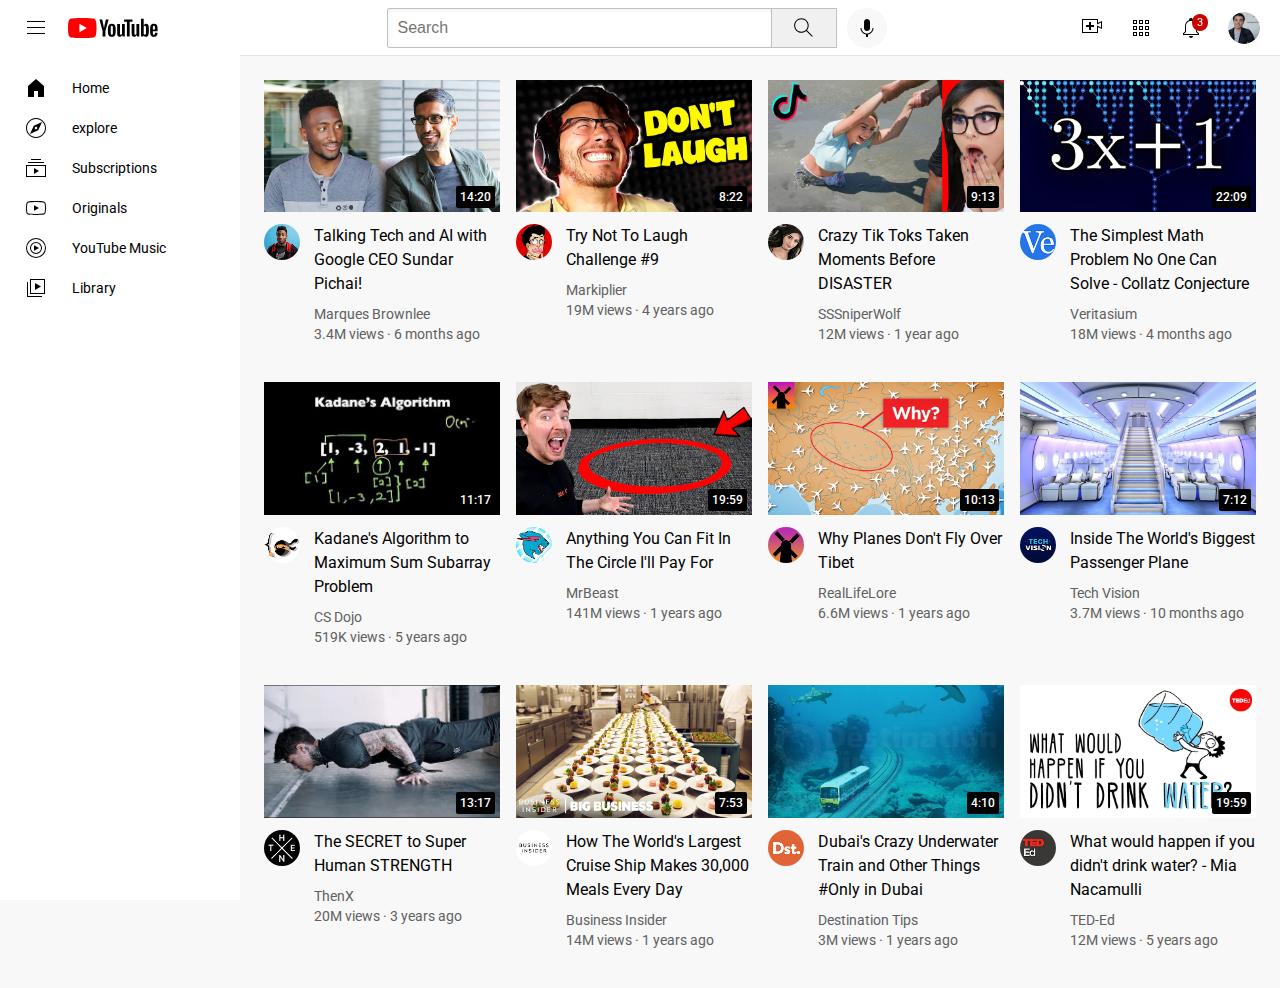
<file: index.html>
<!DOCTYPE html>
<html>
  <head>
    <title>Youtube Exercise</title>

    <link rel="preconnect" href="https://fonts.googleapis.com">
    <link rel="preconnect" href="https://fonts.gstatic.com" crossorigin>
    <link href="https://fonts.googleapis.com/css2?family=Montserrat:ital,wght@0,100..900;1,100..900&family=Roboto:ital,wght@0,100..900;1,100..900&display=swap" rel="stylesheet">

    <link rel="stylesheet" href="youtube styles/video.css">
    <link rel="stylesheet" href="youtube styles/general.css">
    <link rel="stylesheet" href="youtube styles/header.css">
    <link rel="stylesheet" href="youtube styles/sidebar.css">
  </head>
  <body>
    <header class="header">
      <div class="left-section">
        <img class="hamburger-menu" src="youtube header/hamburger-menu.svg">
        <img class="youtube-logo" src="youtube header/youtube-logo.svg">
      </div>
      <div class="middle-section">
        <input class="search-bar" type="text" placeholder="Search">
        <button class="search-button">
          <img class="search-icon" src="youtube header/search.svg">
          <div class="tooltip">Search</div>
        </button>
        <!-- Comment -->
        <button class="voice-search-button">
          <img class="voice-search-icon" src="youtube header/voice-search-icon.svg">
          <div class="tooltip">Search with your voice</div>
        </button>
      </div>
      <div class="right-section">
        <div class="upload-icon-containar">
          <img class="upload-icon" src="youtube header/upload.svg">
          <div class="tooltip">Create</div>
        </div>
        <div class="youtube-apps-icon-container">
          <img class="youtube-apps-icon" src="youtube header/youtube-apps.svg">
          <div class="tooltip">YouTube Apps</div>
        </div>
        <div class="notifications-icon-containar">
          <img class="notifications-icon" src="youtube header/notifications.svg">
          <div class="notifications-count">3</div>
          <div class="tooltip">Notifications</div>
        </div>
        <img class="current-user-picture" src="youtube profiles/my-channel.jpeg">
      </div>
    </header>

    <nav class="sidebar">
      <div class="sidebar-link">
        <img src="youtube sidebar/home.svg">
        <div>Home</div>
      </div>
      <div class="sidebar-link">
        <img src="youtube sidebar/explore.svg">
        <div>explore</div>
      </div>
      <div class="sidebar-link">
        <img src="youtube sidebar/subscriptions.svg">
        <div>Subscriptions</div>
      </div>
      <div class="sidebar-link">
        <img src="youtube sidebar/originals.svg">
        <div>Originals</div>
      </div>
      <div class="sidebar-link">
        <img src="youtube sidebar/youtube-music.svg">
        <div>YouTube Music</div>
      </div>
      <div class="sidebar-link">
        <img src="youtube sidebar/library.svg">
        <div>Library</div>
      </div>
    </nav>

    <main>
      <section class="video-grid">
        <div class="video-preview">
          <div class="thumbnail-row">
            <a class="video-title-link" href="https://www.youtube.com/watch?v=n2RNcPRtAiY">
              <img class="thumbnail" src="youtube thumbnails/thumbnail-1.webp">
            </a>
            <div class="video-time">14:20</div>
          </div>
          <div class="video-info-grid">
            <div class="channel-picture">
              <div class="profile-picture-container">
                <a href="https://www.youtube.com/c/mkbhd">
                  <img class="profile-picture" src="youtube profiles/channel-1.jpeg">
                </a>
                <div class="channel-tooltip">
                  <img class="channel-tooltip-picture" src="youtube profiles/channel-1.jpeg">
                  <div>
                    <div class="channel-tooltip-name">
                      Marques Brownlee
                    </div>
                    <div class="channel-tooltip-stats">
                      15M subscribers
                    </div>
                  </div>
                </div>
              </div>
            </div>
            <div class="video-info">
              <a class="video-title-link" href="https://www.youtube.com/watch?v=n2RNcPRtAiY">
                <p class=" video-title">
                  Talking Tech and AI with Google CEO Sundar Pichai!
                </p>
              </a>
              <p class="video-author">
                Marques Brownlee
              </p>
              <p class="video-stats">
                3.4M views &middot; 6 months ago
              </p>
            </div>
          </div>
        </div>
        
        <div class="video-preview">
          <div class="thumbnail-row">
            <a class="video-title-link" href="https://www.youtube.com/watch?v=mP0RAo9SKZk">
              <img class="thumbnail" src="youtube thumbnails/thumbnail-2.webp">
            </a>
            <div class="video-time">8:22</div>
          </div>
          <div class="video-info-grid">
            <div class="channel-picture">
              <div class="profile-picture-container">
                <a href="https://www.youtube.com/c/markiplier">
                  <img class="profile-picture" src="youtube profiles/channel-2.jpeg">
                </a>
                <div class="channel-tooltip">
                  <img class="channel-tooltip-picture" src="youtube profiles/channel-2.jpeg">
                  <div>
                    <div class="channel-tooltip-name">
                      Markiplier
                    </div>
                    <div class="channel-tooltip-stats">
                      30M subscribers
                    </div>
                  </div>
                </div>
              </div>
            </div>
            <div class="video-info">
              <a class="video-title-link" href="https://www.youtube.com/watch?v=mP0RAo9SKZk">
                <p class=" video-title">
                  Try Not To Laugh Challenge #9
                </p>
              </a>
              <p class="video-author">
                Markiplier
              </p>
              <p class="video-stats">
                19M views &middot; 4 years ago
              </p>
            </div>
          </div>
        </div>

        <div class="video-preview">
          <div class="thumbnail-row">
            <a class="video-title-link" href="https://www.youtube.com/watch?v=FgjPQQeTh1w">
              <img class="thumbnail" src="youtube thumbnails/thumbnail-3.webp">
            </a>
            <div class="video-time">9:13</div>
          </div>
          <div class="video-info-grid">
            <div class="channel-picture">
              <div class="profile-picture-container">
                  <a href="https://www.youtube.com/user/SSSniperWolf">
                    <img class="profile-picture" src="youtube profiles/channel-3.jpeg">
                  </a>
                  <div class="channel-tooltip">
                    <img class="channel-tooltip-picture" src="youtube profiles/channel-3.jpeg">
                    <div>
                      <div class="channel-tooltip-name">
                        SSSniperWolf
                      </div>
                      <div class="channel-tooltip-stats>">
                        31M subscribers
                      </div>
                    </div>
                  </div>
              </div>
            </div>
            <div class="video-info">
              <a class="video-title-link" href="https://www.youtube.com/watch?v=FgjPQQeTh1w">
                <p class=" video-title">
                  Crazy Tik Toks Taken Moments Before DISASTER
                </p>
              </a>
              <p class="video-author">
                SSSniperWolf
              </p>
              <p class="video-stats">
                12M views &middot; 1 year ago
              </p>
            </div>
          </div>
        </div>
        
        <div class="video-preview">
          <div class="thumbnail-row">
            <a class="video-title-link" href="https://www.youtube.com/watch?v=094y1Z2wpJg">
              <img class="thumbnail" src="youtube thumbnails/thumbnail-4.webp">
            </a>
            <div class="video-time">22:09</div>
          </div>
          <div class="video-info-grid">
            <div class="channel-picture">
              <div class="profile-picture-container">
                <a href="https://www.youtube.com/c/veritasium">
                  <img class="profile-picture" src="youtube profiles/channel-4.jpeg">
                </a>
                <div class="channel-tooltip">
                  <img class="channel-tooltip-picture" src="youtube profiles/channel-4.jpeg"> 
                  <div>
                    <div class="channel-tooltip-name">
                      veritasium
                    </div>
                    <div class="channel-tooltip-stats">
                      11.5M subscribers
                    </div>
                  </div>
                </div>
              </div>
            </div>
            <div class="video-info">
              <a class="video-title-link" href="https://www.youtube.com/watch?v=094y1Z2wpJg">
                <p class=" video-title">
                  The Simplest Math Problem No One Can Solve - Collatz Conjecture
                </p>
              </a>
              <p class="video-author">
                Veritasium
              </p>
              <p class="video-stats">
                18M views &middot; 4 months ago
              </p>
            </div>
          </div>
        </div>

        <div class="video-preview">
          <div class="thumbnail-row">
            <a class="video-title-link" href="https://www.youtube.com/watch?v=86CQq3pKSUw">
              <img class="thumbnail" src="youtube thumbnails/thumbnail-5.webp">
            </a>
            <div class="video-time">11:17</div>
          </div>
          <div class="video-info-grid">
            <div class="channel-picture">
              <div class="profile-picture-container">
                <a href="https://www.youtube.com/c/CSDojo">
                  <img class="profile-picture" src="youtube profiles/channel-5.jpeg">
                </a>
                <div class="channel-tooltip">
                  <img class="channel-tooltip-picture" src="youtube profiles/channel-5.jpeg">
                  <div>
                    <div class="channel-tooltip-name">
                      CS Dojo
                    </div>
                    <div class="channel-tooltip-stats">
                      1.79M subscribers
                    </div>
                  </div>
                </div>
              </div>
            </div>
            <div class="video-info">
              <a class="video-title-link" href="https://www.youtube.com/watch?v=86CQq3pKSUw">
                <p class=" video-title">
                  Kadane's Algorithm to Maximum Sum Subarray Problem
                </p>
              </a>
              <p class="video-author">
                CS Dojo
              </p>
              <p class="video-stats">
                519K views &middot; 5 years ago
              </p>
            </div>
          </div>
        </div>
        
        <div class="video-preview">
          <div class="thumbnail-row">
            <a class="video-title-link" href="https://www.youtube.com/watch?v=yXWw0_UfSFg">
              <img class="thumbnail" src="youtube thumbnails/thumbnail-6.webp">
            </a>
            <div class="video-time">19:59</div>
          </div>
          <div class="video-info-grid">
            <div class="channel-picture">
              <div class="profile-picture-container">
                <a href="https://www.youtube.com/channel/UCX6OQ3DkcsbYNE6H8uQQuVA">
                  <img class="profile-picture" src="youtube profiles/channel-6.jpeg">
                </a>
                <div class="channel-tooltip">
                  <img class="channel-tooltip-picture" src="youtube profiles/channel-6.jpeg">
                  <div>
                    <div class="channel-tooltip-name">
                      MrBeast
                    </div>
                    <div class="channel-tooltip-stats">
                      90.6M subscribers
                    </div>
                  </div>
                </div>
              </div>
            </div>
            <div class="video-info">
              <a class="video-title-link" href="https://www.youtube.com/watch?v=yXWw0_UfSFg">
                <p class=" video-title">
                  Anything You Can Fit In The Circle I'll Pay For
                </p>
              </a>
              <p class="video-author">
                MrBeast
              </p>
              <p class="video-stats">
                141M views &middot; 1 years ago
              </p>
            </div>
          </div>
        </div>

        <div class="video-preview">
          <div class="thumbnail-row">
            <a class="video-title-link" href="https://www.youtube.com/watch?v=fNVa1qMbF9Y">
              <img class="thumbnail" src="youtube thumbnails/thumbnail-7.webp">
            </a>
            <div class="video-time">10:13</div>
          </div>
          <div class="video-info-grid">
            <div class="channel-picture">
              <div class="profile-picture-container">
                <a href="https://www.youtube.com/channel/UCP5tjEmvPItGyLhmjdwP7Ww">
                  <img class="profile-picture" src="youtube profiles/channel-7.jpeg">
                </a>
                <div class="channel-tooltip">
                  <img class="channel-tooltip-picture" src="youtube profiles/channel-7.jpeg">
                  <div>
                    <div class="channel-tooltip-name">
                      RealLifeLore
                    </div>
                    <div class="channel-tooltip-stats">
                      7.84M subscribers
                    </div>
                  </div>
                </div>
              </div>
            </div>
            <div class="video-info">
              <a class="video-title-link" href="https://www.youtube.com/watch?v=fNVa1qMbF9Y">
                <p class=" video-title">
                  Why Planes Don't Fly Over Tibet
                </p>
              </a>
              <p class="video-author">
                RealLifeLore
              </p>
              <p class="video-stats">
                6.6M views &middot; 1 years ago
              </p>
            </div>
          </div>
        </div>

        <div class="video-preview">
          <div class="thumbnail-row">
            <a class="video-title-link" href="https://www.youtube.com/watch?v=lFm4EM1juls">
              <img class="thumbnail" src="youtube thumbnails/thumbnail-8.webp">
            </a>
            <div class="video-time">7:12</div>
          </div>
          <div class="video-info-grid">
            <div class="channel-picture">
              <div class="profile-picture-container">
                <a href="https://www.youtube.com/@adin">
                  <img class="profile-picture" src="youtube profiles/channel-8.jpeg">
                </a>
                <div class="channel-tooltip">
                  <img class="channel-tooltip-picture" src="youtube profiles/channel-8.jpeg">
                  <div>
                    <div class="channel-tooltip-name">
                      Tech Vision
                    </div>
                    <div class="channel-tooltip-stats">
                      844k subscribers
                    </div>
                  </div>
                </div>
              </div>
            </div>
            <div class="video-info">
              <a class="video-title-link" href="https://www.youtube.com/watch?v=lFm4EM1juls">
                <p class=" video-title">
                  Inside The World's Biggest Passenger Plane
                </p>
              </a>
              <p class="video-author">
                Tech Vision
              </p>
              <p class="video-stats">
                3.7M views &middot; 10 months ago
              </p>
            </div>
          </div>
        </div>

        <div class="video-preview">
          <div class="thumbnail-row">
            <a class="video-title-link" href="https://www.youtube.com/watch?v=ixmxOlcrlUc">
              <img class="thumbnail" src="youtube thumbnails/thumbnail-9.webp">
            </a>
            <div class="video-time">13:17</div>
          </div>
          <div class="video-info-grid">
            <div class="channel-picture">
              <div class="profile-picture-container">
                <a href="https://www.youtube.com/@OFFICIALTHENXSTUDIOS">
                  <img class="profile-picture" src="youtube profiles/channel-9.jpeg">
                </a>
                <div class="channel-tooltip">
                  <img class="channel-tooltip-picture" src="youtube profiles/channel-9.jpeg">
                  <div>
                    <div class="channel-tooltip-name">
                      ThenX
                    </div>
                    <div class="channel-tooltip-stats">
                      7.84M subscribers
                    </div>
                  </div>
                </div>
              </div>
            </div>
            <div class="video-info">
              <a class="video-title-link" href="https://www.youtube.com/watch?v=ixmxOlcrlUc">
                <p class=" video-title">
                  The SECRET to Super Human STRENGTH
                </p>
              </a>
              <p class="video-author">
                ThenX
              </p>
              <p class="video-stats">
                20M views &middot; 3 years ago
              </p>
            </div>
          </div>
        </div>

        <div class="video-preview">
          <div class="thumbnail-row">
            <a class="video-title-link" href="https://www.youtube.com/watch?v=R2vXbFp5C9o">
              <img class="thumbnail" src="youtube thumbnails/thumbnail-10.webp">
            </a>
            <div class="video-time">7:53</div>
          </div>
          <div class="video-info-grid">
            <div class="channel-picture">
              <div class="profile-picture-container">
                <a href="https://www.youtube.com/@BusinessInsider">
                  <img class="profile-picture" src="youtube profiles/channel-10.jpeg">
                </a>
                <div class="channel-tooltip">
                  <img class="channel-tooltip-picture" src="youtube profiles/channel-10.jpeg">
                  <div>
                    <div class="channel-tooltip-name">
                      Business Insider
                    </div>
                    <div class="channel-tooltip-stats">
                      10.1M subscribers
                    </div>
                  </div>
                </div>
              </div>
            </div>
            <div class="video-info">
              <a class="video-title-link" href="https://www.youtube.com/watch?v=R2vXbFp5C9o">
                <p class=" video-title">
                  How The World's Largest Cruise Ship Makes 30,000 Meals Every Day
                </p>
              </a>
              <p class="video-author">
                Business Insider
              </p>
              <p class="video-stats">
                14M views &middot; 1 years ago
              </p>
            </div>
          </div>
        </div>

        <div class="video-preview">
          <div class="thumbnail-row">
            <a class="video-title-link" href="https://www.youtube.com/watch?v=0nZuYyXET3s">
              <img class="thumbnail" src="youtube thumbnails/thumbnail-11.webp">
            </a>
            <div class="video-time">4:10</div>
          </div>
          <div class="video-info-grid">
            <div class="channel-picture">
              <div class="profile-picture-container">
                <a href="https://www.youtube.com/@Destinationtips">
                  <img class="profile-picture" src="youtube profiles/channel-11.jpeg">
                </a>
                <div class="channel-tooltip">
                  <img class="channel-tooltip-picture" src="youtube profiles/channel-11.jpeg">
                  <div>
                    <div class="channel-tooltip-name">
                      Destination Tips
                    </div>
                    <div class="channel-tooltip-stats">
                      282k subscribers
                    </div>
                  </div>
                </div>
              </div>
            </div>
            <div class="video-info">
              <a class="video-title-link" href="https://www.youtube.com/watch?v=0nZuYyXET3s">
                <p class=" video-title">
                   Dubai's Crazy Underwater Train and Other Things #Only in Dubai
                </p>
              </a>
              <p class="video-author">
                Destination Tips
              </p>
              <p class="video-stats">
                3M views &middot; 1 years ago
              </p>
            </div>
          </div>
        </div>

        <div class="video-preview">
          <div class="thumbnail-row">
            <a class="video-title-link" href="https://www.youtube.com/watch?v=9iMGFqMmUFs">
              <img class="thumbnail" src="youtube thumbnails/thumbnail-12.webp">
            </a>
            <div class="video-time">19:59</div>
          </div>
          <div class="video-info-grid">
            <div class="channel-picture">
              <div class="profile-picture-container">
                <a href="https://www.youtube.com/@TEDEd">
                  <img class="profile-picture" src="youtube profiles/channel-12.jpeg">
                </a>
                <div class="channel-tooltip">
                  <img class="channel-tooltip-picture" src="youtube profiles/channel-12.jpeg">
                  <div>
                    <div class="channel-tooltip-name">
                      TED-Ed
                    </div>
                    <div class="channel-tooltip-stats">
                      21.7M subscribers
                    </div>
                  </div>
                </div>
              </div>
            </div>
            <div class="video-info">
              <a class="video-title-link" href="https://www.youtube.com/watch?v=9iMGFqMmUFs">
                <p class=" video-title">
                  What would happen if you didn't drink water? - Mia Nacamulli
              <p class="video-author">
                TED-Ed
              </p>
              <p class="video-stats">
                12M views &middot; 5 years ago
              </p>
            </div>
          </div>
        </div>
      </section>
    </main>
  </body>

</html>
</file>
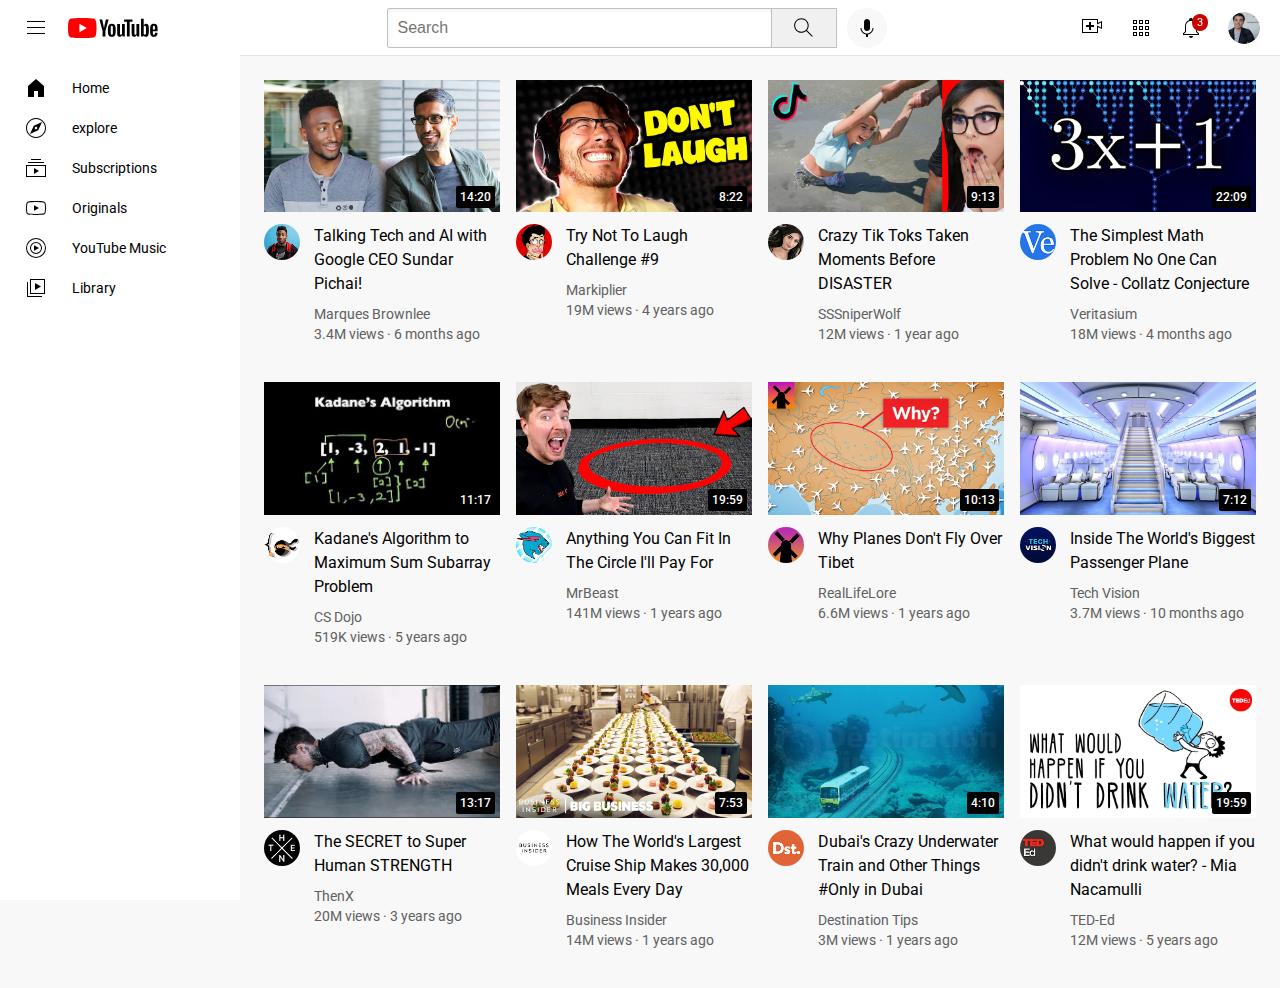
<file: youtube.html>
<!DOCTYPE html>
<html>
  <head>
    <title>Youtube Exercise</title>

    <link rel="preconnect" href="https://fonts.googleapis.com">
    <link rel="preconnect" href="https://fonts.gstatic.com" crossorigin>
    <link href="https://fonts.googleapis.com/css2?family=Montserrat:ital,wght@0,100..900;1,100..900&family=Roboto:ital,wght@0,100..900;1,100..900&display=swap" rel="stylesheet">

    <link rel="stylesheet" href="youtube styles/video.css">
    <link rel="stylesheet" href="youtube styles/general.css">
    <link rel="stylesheet" href="youtube styles/header.css">
    <link rel="stylesheet" href="youtube styles/sidebar.css">
  </head>
  <body>
    <header class="header">
      <div class="left-section">
        <img class="hamburger-menu" src="youtube header/hamburger-menu.svg">
        <img class="youtube-logo" src="youtube header/youtube-logo.svg">
      </div>
      <div class="middle-section">
        <input class="search-bar" type="text" placeholder="Search">
        <button class="search-button">
          <img class="search-icon" src="youtube header/search.svg">
          <div class="tooltip">Search</div>
        </button>
        <!-- Comment -->
        <button class="voice-search-button">
          <img class="voice-search-icon" src="youtube header/voice-search-icon.svg">
          <div class="tooltip">Search with your voice</div>
        </button>
      </div>
      <div class="right-section">
        <div class="upload-icon-containar">
          <img class="upload-icon" src="youtube header/upload.svg">
          <div class="tooltip">Create</div>
        </div>
        <div class="youtube-apps-icon-container">
          <img class="youtube-apps-icon" src="youtube header/youtube-apps.svg">
          <div class="tooltip">YouTube Apps</div>
        </div>
        <div class="notifications-icon-containar">
          <img class="notifications-icon" src="youtube header/notifications.svg">
          <div class="notifications-count">3</div>
          <div class="tooltip">Notifications</div>
        </div>
        <img class="current-user-picture" src="youtube profiles/my-channel.jpeg">
      </div>
    </header>

    <nav class="sidebar">
      <div class="sidebar-link">
        <img src="youtube sidebar/home.svg">
        <div>Home</div>
      </div>
      <div class="sidebar-link">
        <img src="youtube sidebar/explore.svg">
        <div>explore</div>
      </div>
      <div class="sidebar-link">
        <img src="youtube sidebar/subscriptions.svg">
        <div>Subscriptions</div>
      </div>
      <div class="sidebar-link">
        <img src="youtube sidebar/originals.svg">
        <div>Originals</div>
      </div>
      <div class="sidebar-link">
        <img src="youtube sidebar/youtube-music.svg">
        <div>YouTube Music</div>
      </div>
      <div class="sidebar-link">
        <img src="youtube sidebar/library.svg">
        <div>Library</div>
      </div>
    </nav>

    <main>
      <section class="video-grid">
        <div class="video-preview">
          <div class="thumbnail-row">
            <a class="video-title-link" href="https://www.youtube.com/watch?v=n2RNcPRtAiY">
              <img class="thumbnail" src="youtube thumbnails/thumbnail-1.webp">
            </a>
            <div class="video-time">14:20</div>
          </div>
          <div class="video-info-grid">
            <div class="channel-picture">
              <div class="profile-picture-container">
                <a href="https://www.youtube.com/c/mkbhd">
                  <img class="profile-picture" src="youtube profiles/channel-1.jpeg">
                </a>
                <div class="channel-tooltip">
                  <img class="channel-tooltip-picture" src="youtube profiles/channel-1.jpeg">
                  <div>
                    <div class="channel-tooltip-name">
                      Marques Brownlee
                    </div>
                    <div class="channel-tooltip-stats">
                      15M subscribers
                    </div>
                  </div>
                </div>
              </div>
            </div>
            <div class="video-info">
              <a class="video-title-link" href="https://www.youtube.com/watch?v=n2RNcPRtAiY">
                <p class=" video-title">
                  Talking Tech and AI with Google CEO Sundar Pichai!
                </p>
              </a>
              <p class="video-author">
                Marques Brownlee
              </p>
              <p class="video-stats">
                3.4M views &middot; 6 months ago
              </p>
            </div>
          </div>
        </div>
        
        <div class="video-preview">
          <div class="thumbnail-row">
            <a class="video-title-link" href="https://www.youtube.com/watch?v=mP0RAo9SKZk">
              <img class="thumbnail" src="youtube thumbnails/thumbnail-2.webp">
            </a>
            <div class="video-time">8:22</div>
          </div>
          <div class="video-info-grid">
            <div class="channel-picture">
              <div class="profile-picture-container">
                <a href="https://www.youtube.com/c/markiplier">
                  <img class="profile-picture" src="youtube profiles/channel-2.jpeg">
                </a>
                <div class="channel-tooltip">
                  <img class="channel-tooltip-picture" src="youtube profiles/channel-2.jpeg">
                  <div>
                    <div class="channel-tooltip-name">
                      Markiplier
                    </div>
                    <div class="channel-tooltip-stats">
                      30M subscribers
                    </div>
                  </div>
                </div>
              </div>
            </div>
            <div class="video-info">
              <a class="video-title-link" href="https://www.youtube.com/watch?v=mP0RAo9SKZk">
                <p class=" video-title">
                  Try Not To Laugh Challenge #9
                </p>
              </a>
              <p class="video-author">
                Markiplier
              </p>
              <p class="video-stats">
                19M views &middot; 4 years ago
              </p>
            </div>
          </div>
        </div>

        <div class="video-preview">
          <div class="thumbnail-row">
            <a class="video-title-link" href="https://www.youtube.com/watch?v=FgjPQQeTh1w">
              <img class="thumbnail" src="youtube thumbnails/thumbnail-3.webp">
            </a>
            <div class="video-time">9:13</div>
          </div>
          <div class="video-info-grid">
            <div class="channel-picture">
              <div class="profile-picture-container">
                  <a href="https://www.youtube.com/user/SSSniperWolf">
                    <img class="profile-picture" src="youtube profiles/channel-3.jpeg">
                  </a>
                  <div class="channel-tooltip">
                    <img class="channel-tooltip-picture" src="youtube profiles/channel-3.jpeg">
                    <div>
                      <div class="channel-tooltip-name">
                        SSSniperWolf
                      </div>
                      <div class="channel-tooltip-stats>">
                        31M subscribers
                      </div>
                    </div>
                  </div>
              </div>
            </div>
            <div class="video-info">
              <a class="video-title-link" href="https://www.youtube.com/watch?v=FgjPQQeTh1w">
                <p class=" video-title">
                  Crazy Tik Toks Taken Moments Before DISASTER
                </p>
              </a>
              <p class="video-author">
                SSSniperWolf
              </p>
              <p class="video-stats">
                12M views &middot; 1 year ago
              </p>
            </div>
          </div>
        </div>
        
        <div class="video-preview">
          <div class="thumbnail-row">
            <a class="video-title-link" href="https://www.youtube.com/watch?v=094y1Z2wpJg">
              <img class="thumbnail" src="youtube thumbnails/thumbnail-4.webp">
            </a>
            <div class="video-time">22:09</div>
          </div>
          <div class="video-info-grid">
            <div class="channel-picture">
              <div class="profile-picture-container">
                <a href="https://www.youtube.com/c/veritasium">
                  <img class="profile-picture" src="youtube profiles/channel-4.jpeg">
                </a>
                <div class="channel-tooltip">
                  <img class="channel-tooltip-picture" src="youtube profiles/channel-4.jpeg"> 
                  <div>
                    <div class="channel-tooltip-name">
                      veritasium
                    </div>
                    <div class="channel-tooltip-stats">
                      11.5M subscribers
                    </div>
                  </div>
                </div>
              </div>
            </div>
            <div class="video-info">
              <a class="video-title-link" href="https://www.youtube.com/watch?v=094y1Z2wpJg">
                <p class=" video-title">
                  The Simplest Math Problem No One Can Solve - Collatz Conjecture
                </p>
              </a>
              <p class="video-author">
                Veritasium
              </p>
              <p class="video-stats">
                18M views &middot; 4 months ago
              </p>
            </div>
          </div>
        </div>

        <div class="video-preview">
          <div class="thumbnail-row">
            <a class="video-title-link" href="https://www.youtube.com/watch?v=86CQq3pKSUw">
              <img class="thumbnail" src="youtube thumbnails/thumbnail-5.webp">
            </a>
            <div class="video-time">11:17</div>
          </div>
          <div class="video-info-grid">
            <div class="channel-picture">
              <div class="profile-picture-container">
                <a href="https://www.youtube.com/c/CSDojo">
                  <img class="profile-picture" src="youtube profiles/channel-5.jpeg">
                </a>
                <div class="channel-tooltip">
                  <img class="channel-tooltip-picture" src="youtube profiles/channel-5.jpeg">
                  <div>
                    <div class="channel-tooltip-name">
                      CS Dojo
                    </div>
                    <div class="channel-tooltip-stats">
                      1.79M subscribers
                    </div>
                  </div>
                </div>
              </div>
            </div>
            <div class="video-info">
              <a class="video-title-link" href="https://www.youtube.com/watch?v=86CQq3pKSUw">
                <p class=" video-title">
                  Kadane's Algorithm to Maximum Sum Subarray Problem
                </p>
              </a>
              <p class="video-author">
                CS Dojo
              </p>
              <p class="video-stats">
                519K views &middot; 5 years ago
              </p>
            </div>
          </div>
        </div>
        
        <div class="video-preview">
          <div class="thumbnail-row">
            <a class="video-title-link" href="https://www.youtube.com/watch?v=yXWw0_UfSFg">
              <img class="thumbnail" src="youtube thumbnails/thumbnail-6.webp">
            </a>
            <div class="video-time">19:59</div>
          </div>
          <div class="video-info-grid">
            <div class="channel-picture">
              <div class="profile-picture-container">
                <a href="https://www.youtube.com/channel/UCX6OQ3DkcsbYNE6H8uQQuVA">
                  <img class="profile-picture" src="youtube profiles/channel-6.jpeg">
                </a>
                <div class="channel-tooltip">
                  <img class="channel-tooltip-picture" src="youtube profiles/channel-6.jpeg">
                  <div>
                    <div class="channel-tooltip-name">
                      MrBeast
                    </div>
                    <div class="channel-tooltip-stats">
                      90.6M subscribers
                    </div>
                  </div>
                </div>
              </div>
            </div>
            <div class="video-info">
              <a class="video-title-link" href="https://www.youtube.com/watch?v=yXWw0_UfSFg">
                <p class=" video-title">
                  Anything You Can Fit In The Circle I'll Pay For
                </p>
              </a>
              <p class="video-author">
                MrBeast
              </p>
              <p class="video-stats">
                141M views &middot; 1 years ago
              </p>
            </div>
          </div>
        </div>

        <div class="video-preview">
          <div class="thumbnail-row">
            <a class="video-title-link" href="https://www.youtube.com/watch?v=fNVa1qMbF9Y">
              <img class="thumbnail" src="youtube thumbnails/thumbnail-7.webp">
            </a>
            <div class="video-time">10:13</div>
          </div>
          <div class="video-info-grid">
            <div class="channel-picture">
              <div class="profile-picture-container">
                <a href="https://www.youtube.com/channel/UCP5tjEmvPItGyLhmjdwP7Ww">
                  <img class="profile-picture" src="youtube profiles/channel-7.jpeg">
                </a>
                <div class="channel-tooltip">
                  <img class="channel-tooltip-picture" src="youtube profiles/channel-7.jpeg">
                  <div>
                    <div class="channel-tooltip-name">
                      RealLifeLore
                    </div>
                    <div class="channel-tooltip-stats">
                      7.84M subscribers
                    </div>
                  </div>
                </div>
              </div>
            </div>
            <div class="video-info">
              <a class="video-title-link" href="https://www.youtube.com/watch?v=fNVa1qMbF9Y">
                <p class=" video-title">
                  Why Planes Don't Fly Over Tibet
                </p>
              </a>
              <p class="video-author">
                RealLifeLore
              </p>
              <p class="video-stats">
                6.6M views &middot; 1 years ago
              </p>
            </div>
          </div>
        </div>

        <div class="video-preview">
          <div class="thumbnail-row">
            <a class="video-title-link" href="https://www.youtube.com/watch?v=lFm4EM1juls">
              <img class="thumbnail" src="youtube thumbnails/thumbnail-8.webp">
            </a>
            <div class="video-time">7:12</div>
          </div>
          <div class="video-info-grid">
            <div class="channel-picture">
              <div class="profile-picture-container">
                <a href="https://www.youtube.com/@adin">
                  <img class="profile-picture" src="youtube profiles/channel-8.jpeg">
                </a>
                <div class="channel-tooltip">
                  <img class="channel-tooltip-picture" src="youtube profiles/channel-8.jpeg">
                  <div>
                    <div class="channel-tooltip-name">
                      Tech Vision
                    </div>
                    <div class="channel-tooltip-stats">
                      844k subscribers
                    </div>
                  </div>
                </div>
              </div>
            </div>
            <div class="video-info">
              <a class="video-title-link" href="https://www.youtube.com/watch?v=lFm4EM1juls">
                <p class=" video-title">
                  Inside The World's Biggest Passenger Plane
                </p>
              </a>
              <p class="video-author">
                Tech Vision
              </p>
              <p class="video-stats">
                3.7M views &middot; 10 months ago
              </p>
            </div>
          </div>
        </div>

        <div class="video-preview">
          <div class="thumbnail-row">
            <a class="video-title-link" href="https://www.youtube.com/watch?v=ixmxOlcrlUc">
              <img class="thumbnail" src="youtube thumbnails/thumbnail-9.webp">
            </a>
            <div class="video-time">13:17</div>
          </div>
          <div class="video-info-grid">
            <div class="channel-picture">
              <div class="profile-picture-container">
                <a href="https://www.youtube.com/@OFFICIALTHENXSTUDIOS">
                  <img class="profile-picture" src="youtube profiles/channel-9.jpeg">
                </a>
                <div class="channel-tooltip">
                  <img class="channel-tooltip-picture" src="youtube profiles/channel-9.jpeg">
                  <div>
                    <div class="channel-tooltip-name">
                      ThenX
                    </div>
                    <div class="channel-tooltip-stats">
                      7.84M subscribers
                    </div>
                  </div>
                </div>
              </div>
            </div>
            <div class="video-info">
              <a class="video-title-link" href="https://www.youtube.com/watch?v=ixmxOlcrlUc">
                <p class=" video-title">
                  The SECRET to Super Human STRENGTH
                </p>
              </a>
              <p class="video-author">
                ThenX
              </p>
              <p class="video-stats">
                20M views &middot; 3 years ago
              </p>
            </div>
          </div>
        </div>

        <div class="video-preview">
          <div class="thumbnail-row">
            <a class="video-title-link" href="https://www.youtube.com/watch?v=R2vXbFp5C9o">
              <img class="thumbnail" src="youtube thumbnails/thumbnail-10.webp">
            </a>
            <div class="video-time">7:53</div>
          </div>
          <div class="video-info-grid">
            <div class="channel-picture">
              <div class="profile-picture-container">
                <a href="https://www.youtube.com/@BusinessInsider">
                  <img class="profile-picture" src="youtube profiles/channel-10.jpeg">
                </a>
                <div class="channel-tooltip">
                  <img class="channel-tooltip-picture" src="youtube profiles/channel-10.jpeg">
                  <div>
                    <div class="channel-tooltip-name">
                      Business Insider
                    </div>
                    <div class="channel-tooltip-stats">
                      10.1M subscribers
                    </div>
                  </div>
                </div>
              </div>
            </div>
            <div class="video-info">
              <a class="video-title-link" href="https://www.youtube.com/watch?v=R2vXbFp5C9o">
                <p class=" video-title">
                  How The World's Largest Cruise Ship Makes 30,000 Meals Every Day
                </p>
              </a>
              <p class="video-author">
                Business Insider
              </p>
              <p class="video-stats">
                14M views &middot; 1 years ago
              </p>
            </div>
          </div>
        </div>

        <div class="video-preview">
          <div class="thumbnail-row">
            <a class="video-title-link" href="https://www.youtube.com/watch?v=0nZuYyXET3s">
              <img class="thumbnail" src="youtube thumbnails/thumbnail-11.webp">
            </a>
            <div class="video-time">4:10</div>
          </div>
          <div class="video-info-grid">
            <div class="channel-picture">
              <div class="profile-picture-container">
                <a href="https://www.youtube.com/@Destinationtips">
                  <img class="profile-picture" src="youtube profiles/channel-11.jpeg">
                </a>
                <div class="channel-tooltip">
                  <img class="channel-tooltip-picture" src="youtube profiles/channel-11.jpeg">
                  <div>
                    <div class="channel-tooltip-name">
                      Destination Tips
                    </div>
                    <div class="channel-tooltip-stats">
                      282k subscribers
                    </div>
                  </div>
                </div>
              </div>
            </div>
            <div class="video-info">
              <a class="video-title-link" href="https://www.youtube.com/watch?v=0nZuYyXET3s">
                <p class=" video-title">
                   Dubai's Crazy Underwater Train and Other Things #Only in Dubai
                </p>
              </a>
              <p class="video-author">
                Destination Tips
              </p>
              <p class="video-stats">
                3M views &middot; 1 years ago
              </p>
            </div>
          </div>
        </div>

        <div class="video-preview">
          <div class="thumbnail-row">
            <a class="video-title-link" href="https://www.youtube.com/watch?v=9iMGFqMmUFs">
              <img class="thumbnail" src="youtube thumbnails/thumbnail-12.webp">
            </a>
            <div class="video-time">19:59</div>
          </div>
          <div class="video-info-grid">
            <div class="channel-picture">
              <div class="profile-picture-container">
                <a href="https://www.youtube.com/@TEDEd">
                  <img class="profile-picture" src="youtube profiles/channel-12.jpeg">
                </a>
                <div class="channel-tooltip">
                  <img class="channel-tooltip-picture" src="youtube profiles/channel-12.jpeg">
                  <div>
                    <div class="channel-tooltip-name">
                      TED-Ed
                    </div>
                    <div class="channel-tooltip-stats">
                      21.7M subscribers
                    </div>
                  </div>
                </div>
              </div>
            </div>
            <div class="video-info">
              <a class="video-title-link" href="https://www.youtube.com/watch?v=9iMGFqMmUFs">
                <p class=" video-title">
                  What would happen if you didn't drink water? - Mia Nacamulli
              <p class="video-author">
                TED-Ed
              </p>
              <p class="video-stats">
                12M views &middot; 5 years ago
              </p>
            </div>
          </div>
        </div>
      </section>
    </main>
  </body>
</html>
</file>
<file: youtube styles/video.css>
.thumbnail{
  width: 100%;
}

.video-title-link{
  color: black;
  text-decoration: none;
}

.video-title{
  margin-top: 0px;
  font-size: 14px;
  font-weight: 500px;
  line-height: 20px;
  margin-bottom: 10px;
}

@media (min-width: 1000px) {
  .video-title{
    font-size: 16px;
    line-height: 24px;
  }
}

.video-info-grid{
  display: grid;
  grid-template-columns: 50px 1fr;
}

.profile-picture{
  width: 36px;
  border-radius: 50px;
}

.thumbnail-row{
  margin-bottom: 8px;
  position: relative;
}

.video-author{
  font-size: 12px;
  color: rgb(96, 96, 96);
  margin-bottom: 4px;
}

.video-stats{
  font-size: 12px;
  color: rgb(96, 96, 96);
}

@media (min-width: 1000px) {
  .video-author,
  .video-stats{
    font-size: 14px;
  }
}

.video-grid{
  display: grid;
  grid-template-columns: 1fr 1fr 1fr;
  column-gap: 16px;
  row-gap: 40px;
}

@media (max-width: 750px) {
  .video-grid{
    grid-template-columns: 1fr 1fr;
  }
}

@media (min-width: 751px) and (max-width: 999px) {
  .video-grid{
    grid-template-columns: 1fr 1fr 1fr;
  }
}

@media (min-width: 1000px){
  .video-grid{
    grid-template-columns: 1fr 1fr 1fr 1fr;
  }
}

.video-time{
  font-size: 12px;
  font-weight: 500;
  background-color: black;
  color: white;
  padding: 4px;
  border-radius: 2px;
  position: absolute;
  bottom: 8px;
  right: 5px;
}

.profile-picture-container{
  position: relative;
  display: inline-block;
}

.channel-tooltip{
  background-color: white;
  width: 200px;
  padding: 12px 12px;
  box-shadow: 2px 3px 10px rgba(0, 0, 0, 0.3);
  border-radius: 6px;
  position: absolute;
  top: 55px;
  z-index: 300;
  opacity: 0;
  pointer-events: none;
  display: flex;
  align-items: center;
  transition: opacity 0.15s;
}

.profile-picture-container:hover .channel-tooltip{
  opacity: 1;
}

.channel-tooltip-picture{
  width: 50px;
  height: 50px;
  border-radius: 50px;
  margin-right: 8px;
}

.channel-tooltip-name {
  font-family: Roboto, Arial;
  font-weight: bold;
  font-size: 16px;
  margin-bottom: 4px;
}

.channel-tooltip-stats {
  font-family: Roboto, Arial;
  color: rgb(96, 96, 96);
  font-size: 14px;
}
</file>
<file: youtube styles/general.css>
p{
  margin-top: 0;
  margin-bottom: 0;
}

body{
  /* Comment */
  font-family: Roboto,Arial;
  margin: 0px;
  padding-top: 80px;
  padding-left: 96px;
  padding-right: 24px;
  background-color: rgb(248, 248, 248);
}

@media (min-width: 1200.1px) {
  body{
    margin-left: 168px;
  }
}
</file>
<file: youtube styles/header.css>
.header{
  height: 55px;
  background-color: white;
  display: flex;
  flex-direction: row;
  justify-content: space-between;
  position: fixed;
  top: 0px;
  left: 0px;
  right: 0px;
  border-bottom-width: 1px;
  border-bottom-style: solid;
  border-bottom-color: rgb(228, 228, 228);
  z-index: 100;
}

.left-section{
  display: flex;
  align-items: center;
}

.hamburger-menu{
  height: 24px;
  margin-left: 24px;
  margin-right: 20px;
  cursor: pointer;
}

.youtube-logo{
  height: 20px;
  cursor: pointer;
}

.middle-section{
  flex: 1;
  margin-left: 70px;
  margin-right: 35px;
  max-width: 500px;
  display: flex;
  align-items: center;
}

.search-bar{
  flex: 1;
  height: 36px;
  padding-left: 10px;
  font-size: 16px;
  border: 1px solid rgb(192, 192, 192);
  border-radius: 2px;
  width: 0;
  box-shadow: inset 1px 2px 5px rgba(0, 0, 0, 0.05);
}

.search-bar::placeholder{
  font-size: 16px;
}

.search-button{
  height: 40px;
  width: 66px;
  background-color: rgb(240, 240, 240);
  border-width: 1px;
  border-style: solid;
  border-color: rgb(192, 192, 192);
  margin-left: -1px;
  margin-right: 10px;
  cursor: pointer;
}

.search-button,
.voice-search-button,
.upload-icon-containarr,
.youtube-apps-icon-container,
.notifications-icon-containar{
  position: relative;
  display: flex;
  justify-content: center;
  align-items: center;
}

.search-button .tooltip,
.voice-search-button .tooltip,
.upload-icon-containar .tooltip,
.youtube-apps-icon-container .tooltip,
.notifications-icon-containar .tooltip{
  position: absolute;
  background-color: gray;
  color: white;
  padding-top: 4px;
  padding-bottom: 4px;
  padding-left: 8px;
  padding-right: 8px;
  border-radius: 2px;
  font-size: 12px;
  bottom: -30px;
  opacity: 0;
  transition: opacity 0.15s;
  pointer-events: none;
  white-space: nowrap;
}

.search-button:hover .tooltip,
.voice-search-button:hover .tooltip,
.upload-icon-containar:hover .tooltip,
.youtube-apps-icon-container:hover .tooltip,
.notifications-icon-containar:hover .tooltip{
  opacity: 1;
}

.search-icon{
  height: 25px;
}

.voice-search-button{
  height: 40px;
  width: 40px;
  border-radius: 20px;
  border: none;
  background-color: rgb(248, 248, 248);
  cursor: pointer;
}

.voice-search-icon{
  height: 24px;
}

.right-section{
  width: 180px;
  margin-right: 20px;
  display: flex;
  align-items: center;
  justify-content: space-between;
  flex-shrink: 0;
}

.upload-icon{
  height: 24px;
  cursor: pointer;
}

.youtube-apps-icon{
  height: 24px;
  cursor: pointer;
}

.notifications-icon{
  height: 24px;
  cursor: pointer;
}

.notifications-count{
  position: absolute;
  top: -2px;
  right: -5px;
  background-color: rgb(200, 0, 0);
  color: white;
  font-size: 11px;
  padding-right: 5px;
  padding-left: 5px;
  padding-bottom: 2px;
  padding-top: 2px;
  border-radius: 10px;
}

.current-user-picture{
  height: 32px;
  border-radius: 16px;
  cursor: pointer;
}
</file>
<file: youtube styles/sidebar.css>
@media (max-width: 1200px){
  .sidebar{
    position: fixed;
    left: 0px;
    bottom: 0px;
    top: 55px;
    width: 72px;
    background-color: white;
    z-index: 200;
    padding-top: 5px;
  }

  .sidebar-link{
    height: 74px;
    display: flex;
    justify-content: center;
    align-items: center;
    flex-direction: column;
    cursor: pointer;
  }

  .sidebar-link:hover{
    background-color: rgb(235, 235, 235);
  }

  .sidebar-link img{
    height: 24px;
    margin-bottom: 4px;
  }

  .sidebar-link div{
    font-size: 10px;
  }
}

@media (min-width: 1200.1px) {
  .sidebar {
    position: fixed;
    left: 0;
    bottom: 0;
    top: 55px;
    background-color: white;
    width: 240px;
    z-index: 200;
    padding-top: 13px;
  }

  .sidebar-link {
    display: flex;
    align-items: center;
    cursor: pointer;
    padding: 8px 24px;
  }

  .sidebar-link:hover {
    background-color: rgb(235, 235, 235);
  }

  .sidebar-link img {
    height: 24px;
    margin-right: 24px;
  }

  .sidebar-link div {
    font-size: 14px;
  }
}
</file>
